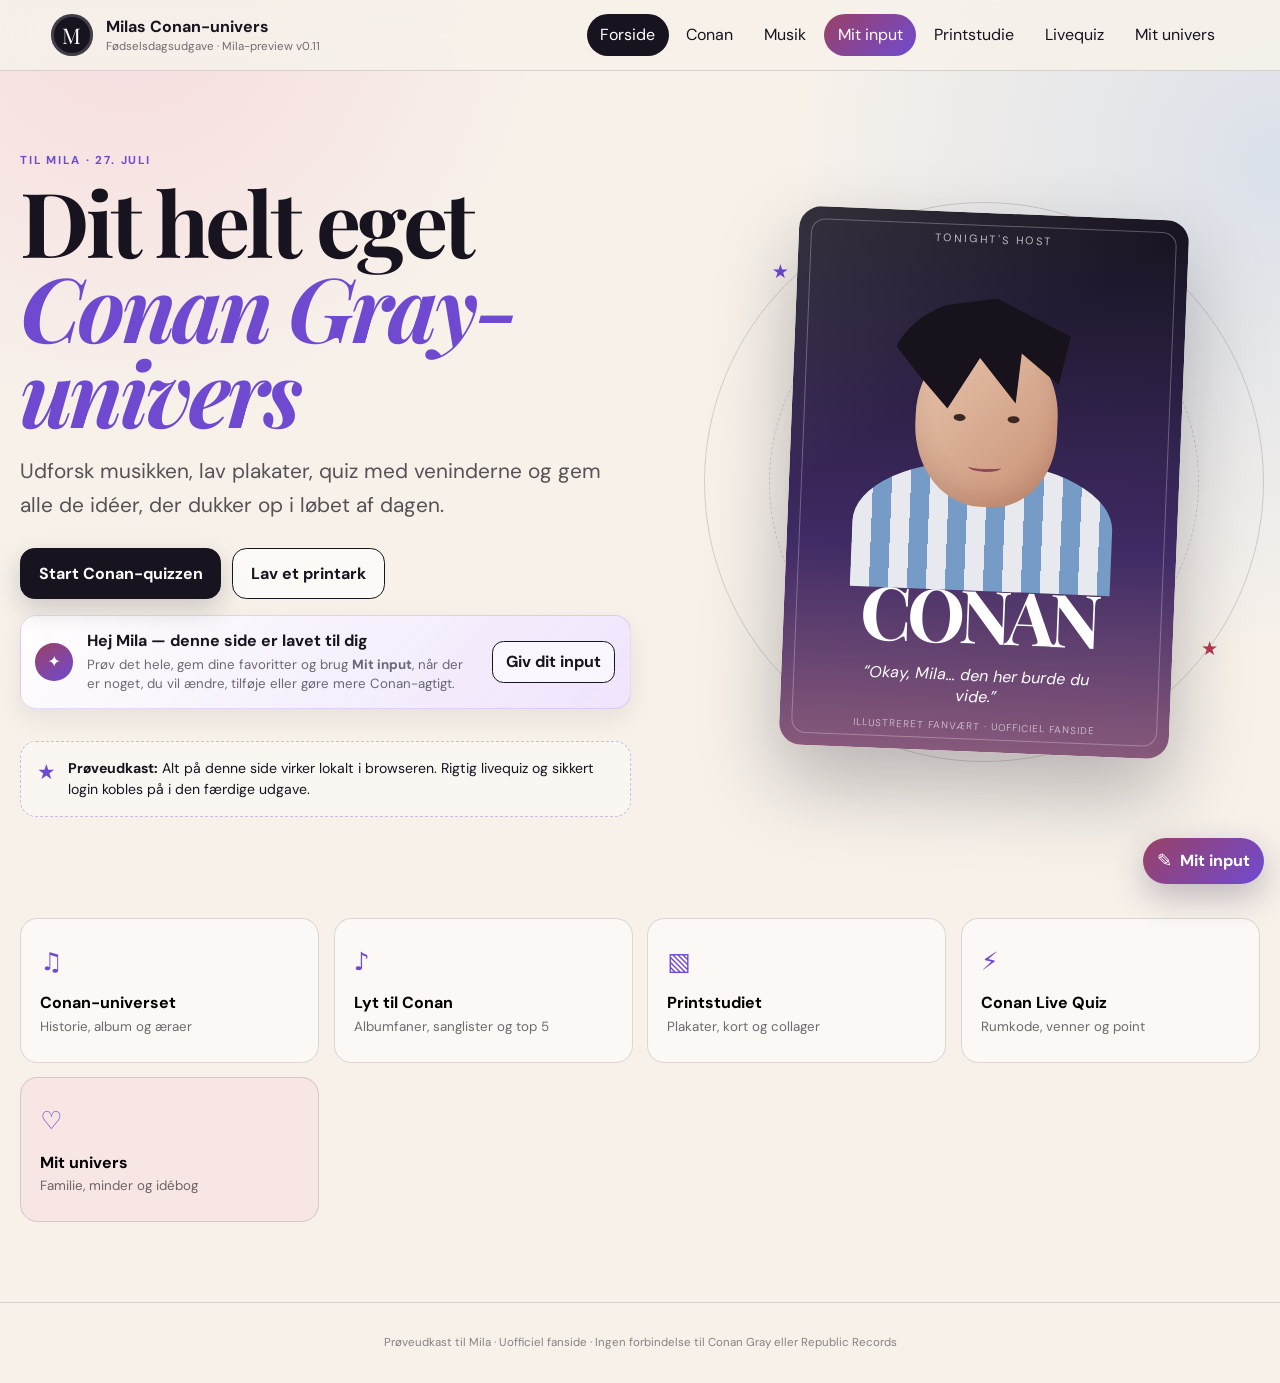
<file: index.html>
<!doctype html>
<html lang="da">
<head>
  <meta charset="utf-8">
  <meta name="viewport" content="width=device-width, initial-scale=1">
  <meta name="theme-color" content="#17131f">
  <title>Milas Conan-univers · Prøveudkast</title>
  <link rel="stylesheet" href="styles.css">
</head>
<body>
  <div id="confetti" aria-hidden="true"></div>

  <header class="site-header">
    <a class="brand" href="#home" data-route="home" aria-label="Gå til forsiden">
      <span class="brand-mark">M</span>
      <span>
        <strong>Milas Conan-univers</strong>
        <small>Fødselsdagsudgave · Mila-preview v0.11</small>
      </span>
    </a>

    <button class="menu-button" id="menuButton" aria-expanded="false" aria-controls="mainNav">☰</button>

    <nav id="mainNav" class="main-nav" aria-label="Hovedmenu">
      <button data-route="home">Forside</button>
      <button data-route="conan">Conan</button>
      <button data-route="music">Musik</button>
      <button class="mila-input-nav" data-route="feedback">Mit input</button>
      <button data-route="print">Printstudie</button>
      <button data-route="quiz">Livequiz</button>
      <button data-route="private">Mit univers</button>
    </nav>
  </header>

  <main>
    <section id="home" class="view active hero-view">
      <div class="hero-copy">
        <span class="eyebrow">Til Mila · 27. juli</span>
        <h1>Dit helt eget<br><span>Conan Gray-univers</span></h1>
        <p class="lead">
          Udforsk musikken, lav plakater, quiz med veninderne og gem alle de idéer,
          der dukker op i løbet af dagen.
        </p>
        <div class="button-row">
          <button class="primary" data-route="quiz">Start Conan-quizzen</button>
          <button class="secondary" data-route="print">Lav et printark</button>
        </div>

        <div class="mila-preview-banner">
          <span class="preview-spark">✦</span>
          <div>
            <strong>Hej Mila — denne side er lavet til dig</strong>
            <p>Prøv det hele, gem dine favoritter og brug <b>Mit input</b>, når der er noget, du vil ændre, tilføje eller gøre mere Conan-agtigt.</p>
          </div>
          <button class="secondary compact" data-route="feedback">Giv dit input</button>
        </div>

        <div class="mini-note">
          <span>★</span>
          <p><strong>Prøveudkast:</strong> Alt på denne side virker lokalt i browseren. Rigtig livequiz og sikkert login kobles på i den færdige udgave.</p>
        </div>
      </div>

      <div class="hero-art" aria-label="Illustreret Conan-inspireret quizvært">
        <div class="orbit orbit-one"></div>
        <div class="orbit orbit-two"></div>
        <div class="host-poster">
          <div class="host-label">TONIGHT'S HOST</div>
          <div class="host-portrait">
            <div class="hair"></div>
            <div class="face">
              <span class="eye left"></span>
              <span class="eye right"></span>
              <span class="mouth"></span>
            </div>
            <div class="shirt"></div>
          </div>
          <h2>CONAN</h2>
          <p>“Okay, Mila… den her burde du vide.”</p>
          <span class="unofficial">Illustreret fanvært · uofficiel fanside</span>
        </div>
      </div>

      <div class="door-grid">
        <button class="door" data-route="conan">
          <span class="door-icon">♫</span>
          <strong>Conan-universet</strong>
          <small>Historie, album og æraer</small>
        </button>
        <button class="door music-door" data-route="music">
          <span class="door-icon">♪</span>
          <strong>Lyt til Conan</strong>
          <small>Albumfaner, sanglister og top 5</small>
        </button>
        <button class="door" data-route="print">
          <span class="door-icon">▧</span>
          <strong>Printstudiet</strong>
          <small>Plakater, kort og collager</small>
        </button>
        <button class="door" data-route="quiz">
          <span class="door-icon">⚡</span>
          <strong>Conan Live Quiz</strong>
          <small>Rumkode, venner og point</small>
        </button>
        <button class="door private-door" data-route="private">
          <span class="door-icon">♡</span>
          <strong>Mit univers</strong>
          <small>Familie, minder og idébog</small>
        </button>
      </div>
    </section>

    <section id="conan" class="view">
      <div class="section-heading">
        <span class="eyebrow">Conan archive</span>
        <h2>Conan Gray — billeder, æraer og favoritter</h2>
        <p>Milas Conan-arkiv samler musik, æraer, fanillustrationer, favoritter og print. Galleriet åbner nu med de bedste billedkilder først, mens hele miniarkivet stadig kan vælges.</p>
      </div>

      <section class="archive-hero">
        <div class="archive-poster">
          <div class="archive-stamp">MILA'S PICK</div>
          <div class="archive-poster-visual archive-hero-visual has-image" id="archiveHeroVisual" role="img" aria-label="AI-genereret fanillustration inspireret af Conan Gray på scenen">
            <span>CONAN<br>GRAY</span>
            <small>AI fan-art archive edition</small>
          </div>
        </div>
        <div class="archive-copy">
          <span class="eyebrow">Velkomstvæg</span>
          <h3>Et sted til billeder, musik og print</h3>
          <p>Før vi kobler alt live sammen med Firebase, gør vi Conan-universet mere “rigtigt”: galleri, æra-farver, favoritter og printvenlige motiver, så siden føles som Milas eget lille fan-arkiv.</p>
          <div class="button-row compact-row">
            <button class="primary" data-route="music">Åbn musiksiden ♪</button>
            <button class="secondary" id="jumpToGallery">Hop til galleriet</button>
          </div>
          <div class="quick-facts">
            <article><span>Startede med</span><strong>YouTube + egne sange</strong></article>
            <article><span>Debutalbum</span><strong>Kid Krow</strong></article>
            <article><span>Stemning</span><strong>Æraer, følelser og stærke visuals</strong></article>
          </div>
        </div>
      </section>

      <section class="era-gallery-wrap">
        <div class="subheading-row">
          <div>
            <span class="eyebrow">Albumæraer</span>
            <h3>Farver, stemninger og signatursange</h3>
          </div>
        </div>
        <div class="era-gallery">
          <article class="era-card sunset-era">
            <span class="era-year">2018</span>
            <h4>Sunset Season</h4>
            <p>Solnedgang, ungdom og starten på det hele.</p>
            <small>Idle Town · Generation Why · Crush Culture</small>
          </article>
          <article class="era-card kid-era">
            <span class="era-year">2020</span>
            <h4>Kid Krow</h4>
            <p>Mørkt gennembrud og følelsen af at være helt inde i sangene.</p>
            <small>Heather · Maniac · The Story</small>
          </article>
          <article class="era-card super-era">
            <span class="era-year">2022</span>
            <h4>Superache</h4>
            <p>Røde roser, sårbarhed og store hjerte-sange.</p>
            <small>Memories · Yours · People Watching</small>
          </article>
          <article class="era-card heaven-era">
            <span class="era-year">2024</span>
            <h4>Found Heaven</h4>
            <p>Retrolys, mere show og en større scenefølelse.</p>
            <small>Alley Rose · Lonely Dancers</small>
          </article>
          <article class="era-card wishbone-era">
            <span class="era-year">2025</span>
            <h4>Wishbone</h4>
            <p>Blå nostalgi og et mere roligt, drømmende udtryk.</p>
            <small>This Song · Vodka Cranberry · Caramel</small>
          </article>
        </div>
      </section>


      <section class="music-library" id="musicAnchor">
        <div class="subheading-row">
          <div>
            <span class="eyebrow">Lyt til Conan</span>
            <h3>Sange fra hver æra</h3>
          </div>
          <a class="official-channel-link"
             href="https://www.youtube.com/channel/UCUKxvWVo8lmRXkbTOkqUhGg"
             target="_blank"
             rel="noopener noreferrer">
            Åbn Conans officielle YouTube-kanal ↗
          </a>
        </div>

        <p class="small-note">
          Sangene åbner i en ny fane på Conans officielle YouTube-kanal eller officielle artistvideoer.
          Selve musikken ligger derfor ikke gemt på Milas hjemmeside.
        </p>

        <div class="music-grid">
          <article class="music-card sunset-music">
            <span class="music-era">Sunset Season</span>
            <h4>Idle Town</h4>
            <p>Den tidlige sang, der blev en vigtig del af begyndelsen.</p>
            <a href="https://www.youtube.com/watch?v=BI5_hpUxDrM"
               target="_blank" rel="noopener noreferrer">Lyt på YouTube ▶</a>
          </article>

          <article class="music-card kid-music">
            <span class="music-era">Kid Krow</span>
            <h4>Heather</h4>
            <p>Et af de mest kendte numre fra debutalbummet.</p>
            <a href="https://www.youtube.com/watch?v=24u3NoPvgMw"
               target="_blank" rel="noopener noreferrer">Lyt på YouTube ▶</a>
          </article>

          <article class="music-card kid-music">
            <span class="music-era">Kid Krow</span>
            <h4>Maniac</h4>
            <p>Mere energi, drama og et stort visuelt musikvideo-univers.</p>
            <a href="https://www.youtube.com/watch?v=-E-_IRJU5w0"
               target="_blank" rel="noopener noreferrer">Lyt på YouTube ▶</a>
          </article>

          <article class="music-card super-music">
            <span class="music-era">Superache</span>
            <h4>Memories</h4>
            <p>En af de store følelsesladede sange fra Superache.</p>
            <a href="https://www.youtube.com/watch?v=2lSyHZLzNYA"
               target="_blank" rel="noopener noreferrer">Lyt på YouTube ▶</a>
          </article>

          <article class="music-card super-music">
            <span class="music-era">Superache</span>
            <h4>Yours</h4>
            <p>En roligere og mere sårbar sang fra samme æra.</p>
            <a href="https://www.youtube.com/watch?v=W5vz8kMxx4A"
               target="_blank" rel="noopener noreferrer">Lyt på YouTube ▶</a>
          </article>

          <article class="music-card heaven-music">
            <span class="music-era">Found Heaven</span>
            <h4>Alley Rose</h4>
            <p>Et dramatisk nummer fra den mere retroprægede periode.</p>
            <a href="https://www.youtube.com/watch?v=M6dsZ_2v40s"
               target="_blank" rel="noopener noreferrer">Lyt på YouTube ▶</a>
          </article>

          <article class="music-card heaven-music">
            <span class="music-era">Found Heaven</span>
            <h4>Never Ending Song</h4>
            <p>Retro-pop, bevægelse og Found Heaven-farver.</p>
            <a href="https://www.youtube.com/watch?v=a0q6JMuLBYQ"
               target="_blank" rel="noopener noreferrer">Lyt på YouTube ▶</a>
          </article>

          <article class="music-card wishbone-music">
            <span class="music-era">Wishbone</span>
            <h4>This Song</h4>
            <p>En central sang fra Wishbone-perioden.</p>
            <a href="https://www.youtube.com/watch?v=qgFNCy6u4UQ"
               target="_blank" rel="noopener noreferrer">Lyt på YouTube ▶</a>
          </article>

          <article class="music-card wishbone-music">
            <span class="music-era">Wishbone</span>
            <h4>Vodka Cranberry</h4>
            <p>Et af de store officielle musikvideonumre fra æraen.</p>
            <a href="https://www.youtube.com/watch?v=Yzbvv8WdP9k"
               target="_blank" rel="noopener noreferrer">Lyt på YouTube ▶</a>
          </article>

          <article class="music-card wishbone-music">
            <span class="music-era">Wishbone</span>
            <h4>Caramel</h4>
            <p>Endnu et officielt Wishbone-musikvideolink.</p>
            <a href="https://www.youtube.com/watch?v=hYZk9Xz25AQ"
               target="_blank" rel="noopener noreferrer">Lyt på YouTube ▶</a>
          </article>
        </div>
      </section>

      <section class="favorites-spotlight">
        <div class="subheading-row">
          <div>
            <span class="eyebrow">Mila’s favourites</span>
            <h3>Tre hurtige favoritpladser</h3>
          </div>
          <p class="small-note">I denne version kan favoritmarkeringer gemmes lokalt i browseren.</p>
        </div>
        <div id="favoritesStrip" class="favorites-strip"></div>
      </section>

      <section class="gallery-archive" id="galleryAnchor">
        <div class="subheading-row">
          <div>
            <span class="eyebrow">Galleri</span>
            <h3>Conan-billedvæg</h3>
          </div>
          <div class="gallery-controls" id="galleryFilters">
            <button class="active" data-gallery-filter="bedste">Bedste kvalitet</button>
            <button data-gallery-filter="alle">Alle</button>
            <button data-gallery-filter="mini">Miniarkiv</button>
            <button data-gallery-filter="Sunset Season">Sunset Season</button>
            <button data-gallery-filter="Kid Krow">Kid Krow</button>
            <button data-gallery-filter="Superache">Superache</button>
            <button data-gallery-filter="Found Heaven">Found Heaven</button>
            <button data-gallery-filter="Wishbone">Wishbone</button>
            <button data-gallery-filter="Live">Live</button>
            <button data-gallery-filter="Candids">Candids</button>
            <button data-gallery-filter="Photoshoots">Photoshoots</button>
            <button data-gallery-filter="favoritter">Favoritter</button>
          </div>
        </div>
        <p class="small-note"><strong>Uofficiel fanside:</strong> Galleriet rummer 65 Conan-inspirerede motiver. Siden viser de skarpeste kilder først; MINI-billederne findes fortsat under Miniarkiv. De er AI-genererede fanillustrationer, ikke ægte fotografier. Klik på et motiv for at åbne det stort, gemme det som favorit eller sende det til printarket.</p>
        <div id="galleryGrid" class="gallery-grid"></div>
        <div class="gallery-load-controls">
          <span id="galleryCount" class="small-note"></span>
          <div class="button-row compact-row">
            <button id="showMoreGallery" class="secondary compact">Vis flere</button>
            <button id="randomGallery" class="primary compact">Overrask mig ✦</button>
          </div>
        </div>
      </section>

      <aside class="source-note">
        <strong>Om billederne</strong>
        <p>Motiverne i denne version er originale AI-genererede fanillustrationer lavet til Milas Conan-univers. De er uofficielle og må ikke præsenteres som autentiske fotografier eller officielt Conan Gray-materiale.</p>
      </aside>
    </section>


    <section id="music" class="view music-view">
      <div class="section-heading">
        <span class="eyebrow">Milas musikbibliotek</span>
        <h2>Lyt til Conan — æra for æra</h2>
        <p>Vælg et album, afspil det på Spotify, åbn sangene på YouTube og gem Milas egne favoritter. Musikken afspilles fra de officielle tjenester og ligger ikke på hjemmesiden.</p>
      </div>

      <section class="music-page-hero">
        <div class="music-page-copy">
          <span class="eyebrow">Nu med seks faner</span>
          <h3>Fra <em>Sunset Season</em> til <em>Wishbone Deluxe</em></h3>
          <p>Hver fane har komplet trackliste, officiel Spotify-afspiller og links til YouTube. Hjerterne gemmes kun i denne browser.</p>
          <div class="music-stat-row">
            <article><strong>6</strong><span>albumfaner</span></article>
            <article><strong>71</strong><span>trackplaceringer</span></article>
            <article><strong>5</strong><span>pladser i Milas top 5</span></article>
          </div>
        </div>
        <div class="music-top-five">
          <span class="eyebrow">Mila’s top 5</span>
          <h3>Favoritsangene</h3>
          <div id="musicFavoritesList"></div>
          <p id="musicFavoriteHint" class="small-note">Tryk på hjertet ved en sang for at gemme den her.</p>
        </div>
      </section>

      <div class="music-album-tabs" id="musicAlbumTabs" role="tablist" aria-label="Vælg Conan-album">
        <button class="music-album-tab active" data-music-album="sunset"><span>2018</span>Sunset Season</button><button class="music-album-tab" data-music-album="kid"><span>2020</span>Kid Krow</button><button class="music-album-tab" data-music-album="superache"><span>2022</span>Superache</button><button class="music-album-tab" data-music-album="heaven"><span>2024</span>Found Heaven</button><button class="music-album-tab" data-music-album="wishbone"><span>2025</span>Wishbone</button><button class="music-album-tab" data-music-album="wishbone-deluxe"><span>2026</span>Wishbone Deluxe</button>
      </div>

      <section id="musicAlbumPanel" class="music-album-panel" aria-live="polite"></section>

      <aside class="source-note">
        <strong>Musikken åbnes hos de officielle tjenester</strong>
        <p>Spotify-afspilleren og knapperne kræver internet. Enkelte fulde afspilninger kan kræve, at Mila er logget ind hos Spotify eller YouTube.</p>
      </aside>
    </section>



    <section id="feedback" class="view feedback-view">
      <div class="section-heading">
        <span class="eyebrow">Mila bestemmer næste version</span>
        <h2>Mit input til siden</h2>
        <p>Her kan du fortælle, hvad du elsker, hvad der mangler, og hvad vi skal ændre. Alt gemmes kun lokalt i denne browser, indtil du vælger at kopiere eller hente det.</p>
      </div>

      <section class="feedback-intro">
        <div>
          <span class="eyebrow">Ingen forkerte svar</span>
          <h3>Det skal føles som <em>dit</em> Conan-univers</h3>
          <p>Du må gerne være helt ærlig. Skriv også de skøre idéer — de er ofte dem, der gør siden særlig.</p>
        </div>
        <div class="feedback-progress">
          <strong id="feedbackAnswered">0</strong>
          <span>områder med input</span>
        </div>
      </section>

      <div class="feedback-grid">
        <article class="feedback-card" data-feedback-area="Forsiden">
          <header><span>01</span><h3>Forsiden</h3></header>
          <p>Føles den som noget, du har lyst til at gå på opdagelse i?</p>
          <div class="emoji-rating" aria-label="Vurder forsiden">
            <button data-rating="1">😕</button><button data-rating="2">🙂</button><button data-rating="3">😍</button>
          </div>
          <textarea placeholder="Hvad skal ændres på forsiden?"></textarea>
        </article>

        <article class="feedback-card" data-feedback-area="Conan og billeder">
          <header><span>02</span><h3>Conan og billeder</h3></header>
          <p>Er der nok billeder, og passer stemningen til Conan?</p>
          <div class="emoji-rating">
            <button data-rating="1">😕</button><button data-rating="2">🙂</button><button data-rating="3">😍</button>
          </div>
          <textarea placeholder="Hvilke billeder eller æraer mangler?"></textarea>
        </article>

        <article class="feedback-card" data-feedback-area="Musikken">
          <header><span>03</span><h3>Musikken</h3></header>
          <p>Er albumfanerne og sangknapperne nemme og sjove at bruge?</p>
          <div class="emoji-rating">
            <button data-rating="1">😕</button><button data-rating="2">🙂</button><button data-rating="3">😍</button>
          </div>
          <textarea placeholder="Hvilke sange, lister eller musikfunktioner vil du have?"></textarea>
        </article>

        <article class="feedback-card" data-feedback-area="Printstudiet">
          <header><span>04</span><h3>Printstudiet</h3></header>
          <p>Hvad vil du gerne kunne lave og printe?</p>
          <div class="emoji-rating">
            <button data-rating="1">😕</button><button data-rating="2">🙂</button><button data-rating="3">😍</button>
          </div>
          <textarea placeholder="Plakater, polaroids, collager, kort eller noget helt andet?"></textarea>
        </article>

        <article class="feedback-card" data-feedback-area="Quizzen">
          <header><span>05</span><h3>Quizzen</h3></header>
          <p>Hvordan skal Conan-quizzen føles, når vennerne spiller med?</p>
          <div class="emoji-rating">
            <button data-rating="1">😕</button><button data-rating="2">🙂</button><button data-rating="3">😍</button>
          </div>
          <textarea placeholder="Flere spørgsmål, musikklip, sværhedsgrader eller andre idéer?"></textarea>
        </article>

        <article class="feedback-card" data-feedback-area="Mit univers">
          <header><span>06</span><h3>Mit univers</h3></header>
          <p>Hvad skal den personlige og private del kunne?</p>
          <div class="emoji-rating">
            <button data-rating="1">😕</button><button data-rating="2">🙂</button><button data-rating="3">😍</button>
          </div>
          <textarea placeholder="Familie, minder, idébog, projekter eller noget nyt?"></textarea>
        </article>
      </div>

      <section class="big-idea-card">
        <span class="eyebrow">Den helt frie idé</span>
        <h3>Hvis siden kunne gøre hvad som helst…</h3>
        <textarea id="milaBigIdea" placeholder="Skriv den idé, du ville blive mest glad for at se på siden — også selv om du ikke ved, om den kan laves."></textarea>
      </section>

      <section class="feedback-actions-panel">
        <div>
          <strong id="feedbackSaveStatus">Dit input gemmes automatisk i denne browser.</strong>
          <p class="small-note">Brug “Hent mit input”, hvis du vil gemme en tekstfil, vi kan arbejde videre fra i aften.</p>
        </div>
        <div class="button-row compact-row">
          <button id="copyMilaFeedback" class="secondary">Kopiér mit input</button>
          <button id="downloadMilaFeedback" class="primary">Hent mit input</button>
          <button id="clearMilaFeedback" class="ghost-button">Nulstil</button>
        </div>
      </section>
    </section>


    <section id="print" class="view">
      <div class="section-heading">
        <span class="eyebrow">Printstudiet</span>
        <h2>Vælg, saml og print</h2>
        <p>Markér motiver, vælg layout og lav et A4-ark. De viste motiver er hjemmelavede pladsholdere til designprøven.</p>
      </div>

      <div class="studio-layout">
        <div>
          <div class="toolbar">
            <label>
              Layout
              <select id="printLayout">
                <option value="one">1 stor plakat</option>
                <option value="two">2 billeder</option>
                <option value="four" selected>4 fotokort</option>
                <option value="polaroid">4 polaroids</option>
              </select>
            </label>
            <button class="secondary compact" id="clearPrint">Ryd valg</button>
          </div>

          <div class="poster-library" id="posterLibrary">
            <button class="poster-card selected" data-poster="Heather nights" data-era="Kid Krow">
              <span class="poster-visual p1"><b>HEATHER</b><i>night edition</i></span>
              <span><strong>Heather nights</strong><small>Kid Krow</small></span>
            </button>
            <button class="poster-card selected" data-poster="Wishbone blue" data-era="Wishbone">
              <span class="poster-visual p2"><b>WISHBONE</b><i>blue memory</i></span>
              <span><strong>Wishbone blue</strong><small>Wishbone</small></span>
            </button>
            <button class="poster-card selected" data-poster="Found Heaven glow" data-era="Found Heaven">
              <span class="poster-visual p3"><b>FOUND<br>HEAVEN</b><i>retro glow</i></span>
              <span><strong>Found Heaven glow</strong><small>Found Heaven</small></span>
            </button>
            <button class="poster-card selected" data-poster="Superache roses" data-era="Superache">
              <span class="poster-visual p4"><b>SUPERACHE</b><i>red roses</i></span>
              <span><strong>Superache roses</strong><small>Superache</small></span>
            </button>
            <button class="poster-card" data-poster="Idle Town sunset" data-era="Sunset Season">
              <span class="poster-visual p5"><b>IDLE TOWN</b><i>summer dusk</i></span>
              <span><strong>Idle Town sunset</strong><small>Sunset Season</small></span>
            </button>
            <button class="poster-card" data-poster="Conan quiz night" data-era="Birthday">
              <span class="poster-visual p6"><b>QUIZ<br>NIGHT</b><i>Mila’s edition</i></span>
              <span><strong>Conan quiz night</strong><small>Fødselsdag</small></span>
            </button>
          </div>
        </div>

        <aside class="print-preview-panel">
          <div class="panel-title">
            <div>
              <small>FORHÅNDSVISNING</small>
              <strong>A4 printark</strong>
            </div>
            <span id="selectedCount">4 valgt</span>
          </div>
          <div id="printSheet" class="print-sheet layout-four" aria-label="Forhåndsvisning af printark"></div>
          <button class="primary full" id="printButton">Print dette ark</button>
          <p class="fine-print">Browserens printvindue åbner. Vælg A4, stående og “baggrundsgrafik”, hvis motiverne skal med.</p>
        </aside>
      </div>
    </section>

    <section id="quiz" class="view">
      <div class="section-heading">
        <span class="eyebrow">Kahoot-lignende prøve</span>
        <h2>Conan Live Quiz</h2>
        <p>Opret et rum, invitér veninderne og lad den illustrerede Conan-vært styre runden.</p>
      </div>

      <div class="quiz-shell">
        <aside class="quiz-host-card">
          <div class="mini-host">
            <div class="mini-hair"></div>
            <div class="mini-face">CG</div>
          </div>
          <span>QUIZVÆRT</span>
          <h3>Conan</h3>
          <blockquote id="hostLine">“Er vi klar, Mila?”</blockquote>
          <small>Fanfigur uden stemmekloning</small>
        </aside>

        <div class="quiz-stage">
          <div id="quizSetup" class="quiz-screen active">
            <span class="stage-tag">OPRET RUM</span>
            <h3>Den store Conan-quiz</h3>
            <p>Rumkoden kan sendes som link. I prøven kan du tilføje dem som demospillere.</p>

            <div class="room-card">
              <span>RUMKODE</span>
              <strong id="roomCode">HEATHER7</strong>
              <button class="icon-button" id="newRoom" title="Lav ny rumkode">↻</button>
            </div>

            <div class="invite-row">
              <button class="secondary" id="copyInvite">Kopiér invitation</button>
              <button class="secondary" id="addDemoPlayer">Tilføj veninde</button>
            </div>

            <div class="lobby">
              <div class="lobby-head">
                <strong>Venteværelse</strong>
                <span id="playerCount">1 spiller</span>
              </div>
              <div id="playerList" class="player-list">
                <span class="player host-player">👑 Mila</span>
              </div>
            </div>

            <a class="primary full live-launch" href="live.html">Åbn den ægte livequiz på flere telefoner</a>
            <button class="secondary full" id="startQuiz">Prøv quiz-flowet på denne enhed</button>
          </div>

          <div id="quizQuestion" class="quiz-screen">
            <div class="question-meta">
              <span id="questionNumber">Spørgsmål 1 / 8</span>
              <span class="timer" id="timer">15</span>
            </div>
            <h3 id="questionText"></h3>
            <div id="answerGrid" class="answer-grid"></div>
          </div>

          <div id="quizResult" class="quiz-screen">
            <span class="stage-tag">FACIT</span>
            <h3 id="resultTitle"></h3>
            <p id="resultExplanation"></p>
            <div class="score-flash" id="scoreFlash"></div>
            <button class="primary" id="nextQuestion">Næste spørgsmål</button>
          </div>

          <div id="quizFinal" class="quiz-screen">
            <span class="stage-tag">SLUTSTILLING</span>
            <h3>Quizzen er slut!</h3>
            <div id="leaderboard" class="leaderboard"></div>
            <button class="primary" id="restartQuiz">Spil igen</button>
          </div>
        </div>
      </div>

      <div class="prototype-warning">
        <strong>Sådan bliver den rigtige udgave:</strong>
        <span>GitHub Pages viser spillet. Firebase synkroniserer samme spørgsmål, tid, svar og point på alle telefoner. Denne prototype simulerer flowet på én enhed.</span>
      </div>
    </section>

    <section id="private" class="view">
      <div id="privateLock" class="lock-screen">
        <div class="lock-card">
          <span class="lock-icon">♡</span>
          <span class="eyebrow">Privat område · demonstration</span>
          <h2>Mit univers</h2>
          <p>Familiebilleder og tanker skal ikke ligge offentligt på GitHub. Her demonstreres login og lokal lagring.</p>
          <label class="pin-label">
            Prøvekode
            <input id="pinInput" type="password" inputmode="numeric" maxlength="4" placeholder="••••">
          </label>
          <button class="primary full" id="unlockButton">Lås op</button>
          <small>Brug <strong>1234</strong> i prøveudkastet. Det er ikke rigtig sikkerhed.</small>
          <p id="pinError" class="error-text"></p>
        </div>
      </div>

      <div id="privateContent" class="private-content hidden">
        <div class="private-header">
          <div>
            <span class="eyebrow">Kun Mila og mor</span>
            <h2>Milas private univers</h2>
          </div>
          <button class="secondary compact" id="lockAgain">Lås igen</button>
        </div>

        <div class="private-tabs" role="tablist">
          <button class="active" data-private-tab="family">Familie og minder</button>
          <button data-private-tab="ideas">Idébog</button>
          <button data-private-tab="projects">Projektbord</button>
        </div>

        <div id="familyTab" class="private-tab active">
          <div class="family-grid">
            <article class="family-card balder"><div class="family-photo">B</div><h3>Balder</h3><p>Minder, billeder og små historier.</p></article>
            <article class="family-card kali"><div class="family-photo">K</div><h3>Kali</h3><p>Favoritøjeblikke og ting, I deler.</p></article>
            <article class="family-card maxi"><div class="family-photo">🐾</div><h3>Maxi</h3><p>Verdens største personlighed på fire ben.</p></article>
            <article class="family-card mila"><div class="family-photo">M</div><h3>Mila</h3><p>Egne billeder, collager og favoritter.</p></article>
            <article class="family-card mor"><div class="family-photo">♡</div><h3>Mor</h3><p>Hilsener, billeder og fælles minder.</p></article>
          </div>

          <div class="upload-demo">
            <div>
              <h3>Prøv et privat billede</h3>
              <p>Vælg et billede fra computeren. I denne prøve vises det kun lokalt i browseren og uploades ikke til nettet.</p>
            </div>
            <label class="upload-button">
              Vælg billede
              <input id="photoUpload" type="file" accept="image/*">
            </label>
            <div id="photoPreview" class="photo-preview empty">
              <span>Dit valgte billede vises her</span>
            </div>
          </div>
        </div>

        <div id="ideasTab" class="private-tab">
          <div class="idea-layout">
            <form id="ideaForm" class="idea-capture">
              <span class="eyebrow">Tankefangeren</span>
              <h3>Hvad fløj lige gennem hovedet?</h3>
              <label>
                Type
                <select id="ideaType">
                  <option value="idé">💡 En idé</option>
                  <option value="spørgsmål">❓ Et spørgsmål</option>
                  <option value="husk">📌 Noget jeg vil huske</option>
                  <option value="tanke">☁️ En tanke</option>
                  <option value="projekt">🛠️ Noget jeg vil lave</option>
                </select>
              </label>
              <label>
                Min tanke
                <textarea id="ideaText" rows="5" placeholder="Skriv den hurtigt. Den behøver ikke være færdig eller pæn…"></textarea>
              </label>
              <label>
                Små mærker, hvis du har lyst
                <input id="ideaTags" type="text" placeholder="fx Conan, tegning, Maxi">
              </label>
              <button class="primary full" type="submit">Fang tanken</button>
              <p class="fine-print">Noterne gemmes kun i denne browsers lokale lager i prøveudkastet.</p>
            </form>

            <div class="conductor-panel">
              <div class="conductor-head">
                <span class="conductor-icon">✦</span>
                <div>
                  <small>DEN LILLE DIRIGENT</small>
                  <strong>Holder trådene — ikke tankerne</strong>
                </div>
              </div>
              <p id="conductorMessage">Skriv en tanke, så hjælper jeg med at finde en god skuffe til den.</p>
              <div class="conductor-actions">
                <button data-idea-prompt="Hvad vil jeg undersøge mere?">Undersøg senere</button>
                <button data-idea-prompt="Hvad er det mindste første skridt?">Første skridt</button>
                <button data-idea-prompt="Hænger det sammen med noget andet?">Find forbindelse</button>
              </div>
            </div>
          </div>

          <div class="notes-heading">
            <div>
              <h3>Mine fangede tanker</h3>
              <p id="noteSummary">Ingen noter endnu.</p>
            </div>
            <select id="noteFilter" aria-label="Filtrér noter">
              <option value="alle">Alle typer</option>
              <option value="idé">Idéer</option>
              <option value="spørgsmål">Spørgsmål</option>
              <option value="husk">Husk</option>
              <option value="tanke">Tanker</option>
              <option value="projekt">Projekter</option>
            </select>
          </div>
          <div id="notesList" class="notes-list"></div>
        </div>

        <div id="projectsTab" class="private-tab">
          <div class="project-intro">
            <span class="eyebrow">Projektbordet</span>
            <h3>Når en tanke begynder at ville noget</h3>
            <p>Noter markeret som projekter eller flyttet hertil vises som små arbejdskort.</p>
          </div>
          <div id="projectBoard" class="project-board"></div>
        </div>
      </div>
    </section>
  </main>

  
  <div id="galleryModal" class="gallery-modal" aria-hidden="true">
    <div class="gallery-modal-card">
      <button id="closeGalleryModal" class="modal-close" aria-label="Luk billede">×</button>
      <div id="modalVisual" class="modal-visual"></div>
      <div class="modal-copy">
        <span id="modalEra" class="eyebrow">—</span>
        <h3 id="modalTitle">—</h3>
        <p id="modalCaption">—</p>
        <div class="button-row compact-row">
          <button id="modalFavorite" class="secondary compact">Gem som favorit</button>
          <button id="modalPrint" class="primary compact">Send til print</button>
        </div>
      </div>
    </div>
  </div>

  
  <button id="floatingMilaInput" class="floating-mila-input" data-route="feedback">
    <span>✎</span>
    <strong>Mit input</strong>
  </button>

  <div id="toast" class="toast" role="status" aria-live="polite"></div>

  <footer>
    <p>Prøveudkast til Mila · Uofficiel fanside · Ingen forbindelse til Conan Gray eller Republic Records</p>
  </footer>

  <script src="app.js"></script>
</body>
</html>
</file>
<file: styles.css>
@import url('https://fonts.googleapis.com/css2?family=DM+Sans:wght@400;500;600;700&family=Playfair+Display:ital,wght@0,700;1,700&display=swap');

:root {
  --ink: #17131f;
  --paper: #f7f1ea;
  --cream: #fffaf3;
  --purple: #6f4ad1;
  --pink: #f3a3bd;
  --blue: #80aee8;
  --yellow: #f3db67;
  --red: #b7384f;
  --green: #7da88a;
  --line: rgba(23, 19, 31, .14);
  --shadow: 0 22px 60px rgba(31, 22, 42, .14);
}

* { box-sizing: border-box; }
html { scroll-behavior: smooth; }
body {
  margin: 0;
  min-height: 100vh;
  color: var(--ink);
  background:
    radial-gradient(circle at 10% 0%, rgba(243,163,189,.28), transparent 26rem),
    radial-gradient(circle at 100% 12%, rgba(128,174,232,.24), transparent 30rem),
    var(--paper);
  font-family: "DM Sans", system-ui, sans-serif;
}
button, input, textarea, select { font: inherit; }
button { cursor: pointer; }
button:focus-visible, input:focus-visible, textarea:focus-visible, select:focus-visible {
  outline: 3px solid rgba(111,74,209,.35);
  outline-offset: 3px;
}
.hidden { display: none !important; }

.site-header {
  position: sticky;
  top: 0;
  z-index: 20;
  display: flex;
  align-items: center;
  justify-content: space-between;
  gap: 1rem;
  padding: .85rem clamp(1rem, 4vw, 4rem);
  background: rgba(247,241,234,.9);
  backdrop-filter: blur(18px);
  border-bottom: 1px solid var(--line);
}
.brand {
  display: flex;
  align-items: center;
  gap: .8rem;
  color: inherit;
  text-decoration: none;
}
.brand-mark {
  display: grid;
  place-items: center;
  width: 2.6rem;
  aspect-ratio: 1;
  border-radius: 50%;
  color: white;
  font-family: "Playfair Display", serif;
  font-size: 1.35rem;
  background: var(--ink);
  box-shadow: inset 0 0 0 3px rgba(255,255,255,.18);
}
.brand strong, .brand small { display: block; }
.brand small { margin-top: .12rem; color: rgba(23,19,31,.6); font-size: .72rem; }
.main-nav { display: flex; gap: .25rem; }
.main-nav button, .private-tabs button {
  border: 0;
  padding: .68rem .85rem;
  border-radius: 999px;
  background: transparent;
  color: inherit;
}
.main-nav button:hover, .main-nav button.active, .private-tabs button.active {
  background: var(--ink);
  color: white;
}
.menu-button {
  display: none;
  border: 0;
  border-radius: .7rem;
  background: var(--ink);
  color: white;
  width: 2.7rem;
  height: 2.7rem;
}

main { width: min(1240px, calc(100% - 2rem)); margin: 0 auto; }
.view { display: none; padding: clamp(2.2rem, 6vw, 5rem) 0 5rem; animation: rise .35s ease; }
.view.active { display: block; }
@keyframes rise { from { opacity: 0; transform: translateY(10px); } }

.hero-view {
  display: none;
  grid-template-columns: 1.05fr .95fr;
  gap: clamp(2rem, 6vw, 6rem);
  align-items: center;
}
.hero-view.active { display: grid; }
.hero-copy h1, .section-heading h2, .lock-card h2, .private-header h2 {
  margin: .55rem 0 1rem;
  font-family: "Playfair Display", serif;
  line-height: .95;
  letter-spacing: -.04em;
}
.hero-copy h1 { font-size: clamp(3.2rem, 7vw, 7.4rem); }
.hero-copy h1 span { color: var(--purple); font-style: italic; }
.eyebrow {
  display: inline-flex;
  align-items: center;
  gap: .4rem;
  text-transform: uppercase;
  letter-spacing: .16em;
  font-weight: 700;
  font-size: .72rem;
  color: var(--purple);
}
.lead { max-width: 42rem; font-size: clamp(1rem, 2vw, 1.3rem); line-height: 1.65; color: rgba(23,19,31,.72); }
.button-row, .invite-row { display: flex; flex-wrap: wrap; gap: .7rem; margin-top: 1.6rem; }
.primary, .secondary, .upload-button {
  border: 1px solid var(--ink);
  border-radius: .9rem;
  padding: .88rem 1.1rem;
  font-weight: 700;
  transition: .2s ease;
}
.primary { background: var(--ink); color: white; box-shadow: 0 10px 26px rgba(23,19,31,.18); }
.primary:hover { transform: translateY(-2px); box-shadow: 0 14px 32px rgba(23,19,31,.24); }
.secondary, .upload-button { background: rgba(255,255,255,.65); color: var(--ink); }
.secondary:hover, .upload-button:hover { background: white; }
.compact { padding: .58rem .82rem; border-radius: .72rem; }
.full { width: 100%; }
.mini-note {
  display: flex;
  gap: .8rem;
  margin-top: 2rem;
  padding: 1rem;
  max-width: 42rem;
  border: 1px dashed rgba(111,74,209,.35);
  border-radius: 1rem;
  background: rgba(255,255,255,.4);
}
.mini-note span { color: var(--purple); font-size: 1.3rem; }
.mini-note p { margin: 0; line-height: 1.5; font-size: .88rem; }

.hero-art {
  position: relative;
  display: grid;
  place-items: center;
  min-height: 620px;
}
.orbit {
  position: absolute;
  border: 1px solid rgba(23,19,31,.16);
  border-radius: 50%;
}
.orbit-one { width: 560px; height: 560px; animation: spin 26s linear infinite; }
.orbit-two { width: 430px; height: 430px; border-style: dashed; animation: spin 18s linear infinite reverse; }
.orbit:before, .orbit:after {
  content: "★";
  position: absolute;
  color: var(--purple);
  font-size: 1.2rem;
}
.orbit:before { top: 10%; left: 12%; }
.orbit:after { right: 8%; bottom: 18%; color: var(--red); }
@keyframes spin { to { transform: rotate(360deg); } }

.host-poster {
  position: relative;
  z-index: 2;
  width: min(390px, 84vw);
  min-height: 535px;
  padding: 1.2rem;
  overflow: hidden;
  text-align: center;
  border-radius: 1.4rem;
  color: white;
  background:
    linear-gradient(145deg, rgba(255,255,255,.12), transparent 35%),
    linear-gradient(180deg, #17131f 0%, #3f2b65 62%, #87597b 100%);
  box-shadow: 0 35px 80px rgba(23,19,31,.28);
  transform: rotate(2.3deg);
}
.host-poster:after {
  content: "";
  position: absolute;
  inset: 12px;
  border: 1px solid rgba(255,255,255,.28);
  border-radius: .9rem;
  pointer-events: none;
}
.host-label { font-size: .68rem; letter-spacing: .22em; opacity: .7; }
.host-portrait { position: relative; height: 300px; margin-top: 1.2rem; }
.face {
  position: absolute;
  z-index: 2;
  left: 50%;
  top: 72px;
  width: 142px;
  height: 170px;
  transform: translateX(-50%);
  border-radius: 47% 46% 44% 48%;
  background: linear-gradient(135deg, #e8c6ae, #c89175);
  box-shadow: inset 0 -12px 20px rgba(105,49,44,.16);
}
.hair {
  position: absolute;
  z-index: 3;
  left: 50%;
  top: 34px;
  width: 190px;
  height: 155px;
  transform: translateX(-52%) rotate(-4deg);
  border-radius: 55% 48% 42% 58%;
  background: #18121c;
  clip-path: polygon(2% 25%, 24% 4%, 58% 0, 96% 26%, 89% 57%, 70% 36%, 66% 68%, 48% 38%, 30% 70%, 15% 47%);
}
.eye { position: absolute; top: 78px; width: 12px; height: 7px; border-radius: 50%; background: #3b2724; }
.eye.left { left: 38px; }
.eye.right { right: 38px; }
.mouth { position: absolute; left: 50%; bottom: 35px; width: 33px; height: 10px; transform: translateX(-50%); border-bottom: 3px solid #8c4b55; border-radius: 50%; }
.shirt {
  position: absolute;
  left: 50%;
  bottom: -26px;
  width: 260px;
  height: 130px;
  transform: translateX(-50%);
  border-radius: 50% 50% 0 0;
  background: repeating-linear-gradient(90deg, #e7e9ef 0 19px, #769bc6 19px 38px);
}
.host-poster h2 {
  margin: -.1rem 0 0;
  font-family: "Playfair Display", serif;
  font-size: 4.6rem;
  letter-spacing: -.07em;
}
.host-poster p { max-width: 260px; margin: .2rem auto .8rem; font-style: italic; }
.unofficial { display: block; font-size: .62rem; letter-spacing: .1em; opacity: .58; text-transform: uppercase; }

.door-grid {
  grid-column: 1 / -1;
  display: grid;
  grid-template-columns: repeat(4, 1fr);
  gap: .9rem;
  margin-top: 1.5rem;
}
.door {
  min-height: 145px;
  padding: 1.2rem;
  text-align: left;
  border: 1px solid var(--line);
  border-radius: 1.1rem;
  background: rgba(255,255,255,.52);
  transition: .2s ease;
}
.door:hover { transform: translateY(-4px); background: white; box-shadow: var(--shadow); }
.door-icon { display: block; margin-bottom: .9rem; font-size: 1.55rem; color: var(--purple); }
.door strong, .door small { display: block; }
.door small { margin-top: .28rem; color: rgba(23,19,31,.62); }
.private-door { background: rgba(243,163,189,.14); }

.section-heading { max-width: 760px; margin-bottom: 2.2rem; }
.section-heading h2, .private-header h2 { font-size: clamp(2.6rem, 5vw, 5rem); }
.section-heading p { font-size: 1.05rem; line-height: 1.65; color: rgba(23,19,31,.68); }

.timeline { display: grid; gap: 1rem; }
.era {
  display: grid;
  grid-template-columns: minmax(210px, .8fr) 2fr;
  min-height: 250px;
  overflow: hidden;
  border: 1px solid var(--line);
  border-radius: 1.2rem;
  background: rgba(255,255,255,.54);
}
.era-art {
  display: flex;
  flex-direction: column;
  justify-content: space-between;
  min-height: 250px;
  padding: 1.4rem;
  color: white;
}
.era-art span { font-size: .74rem; letter-spacing: .18em; }
.era-art strong { font-family: "Playfair Display", serif; font-size: clamp(2.2rem, 4vw, 4rem); line-height: .8; }
.sunset .era-art { background: linear-gradient(150deg, #f1a65e, #795b96 66%, #233253); }
.kidkrow .era-art { background: linear-gradient(145deg, #0d0d11, #44414b); }
.superache .era-art { background: linear-gradient(145deg, #8e1832, #e25366); }
.heaven .era-art { color: var(--ink); background: linear-gradient(145deg, #f4dc58, #f2a03e); }
.wishbone .era-art { color: #173359; background: linear-gradient(145deg, #dcebf7, #6f99cb); }
.era-copy { align-self: center; padding: clamp(1.5rem, 4vw, 3rem); }
.era-copy h3 { margin: 0 0 .6rem; font-family: "Playfair Display", serif; font-size: clamp(1.6rem, 3vw, 2.6rem); }
.era-copy p { max-width: 650px; line-height: 1.65; color: rgba(23,19,31,.68); }
.text-button { border: 0; padding: 0; background: transparent; color: var(--purple); font-weight: 700; }
.source-note, .prototype-warning {
  display: flex;
  gap: 1rem;
  margin-top: 1rem;
  padding: 1rem 1.2rem;
  border-left: 4px solid var(--purple);
  background: rgba(255,255,255,.55);
}
.source-note p { margin: 0; }

.studio-layout {
  display: grid;
  grid-template-columns: 1.4fr .8fr;
  gap: 1.3rem;
  align-items: start;
}
.toolbar {
  display: flex;
  align-items: end;
  justify-content: space-between;
  gap: 1rem;
  margin-bottom: 1rem;
}
.toolbar label, .idea-capture label, .pin-label { display: grid; gap: .4rem; font-size: .8rem; font-weight: 700; }
select, input, textarea {
  width: 100%;
  border: 1px solid var(--line);
  border-radius: .75rem;
  padding: .75rem .82rem;
  color: var(--ink);
  background: rgba(255,255,255,.75);
}
textarea { resize: vertical; }
.poster-library { display: grid; grid-template-columns: repeat(3, 1fr); gap: .8rem; }
.poster-card {
  padding: .6rem;
  text-align: left;
  border: 2px solid transparent;
  border-radius: 1rem;
  background: rgba(255,255,255,.5);
  transition: .18s ease;
}
.poster-card:hover { transform: translateY(-3px); background: white; }
.poster-card.selected { border-color: var(--purple); box-shadow: 0 0 0 3px rgba(111,74,209,.12); }
.poster-card > span:last-child { display: block; padding: .7rem .2rem .3rem; }
.poster-card strong, .poster-card small { display: block; }
.poster-card small { margin-top: .18rem; color: rgba(23,19,31,.58); }
.poster-visual {
  display: flex;
  flex-direction: column;
  justify-content: center;
  aspect-ratio: .72;
  padding: .8rem;
  text-align: center;
  color: white;
  border-radius: .65rem;
  overflow: hidden;
}
.poster-visual b { font-family: "Playfair Display", serif; font-size: clamp(1.2rem, 3vw, 2.3rem); line-height: .9; }
.poster-visual i { margin-top: .45rem; font-size: .72rem; opacity: .72; }
.p1 { background: radial-gradient(circle at 70% 15%, #fff 0 2%, transparent 3%), linear-gradient(155deg, #17131f, #62526d); }
.p2 { color: #173359; background: linear-gradient(155deg, #e3f3ff, #6e9dcc); }
.p3 { color: #211c1d; background: repeating-linear-gradient(135deg, #f1d64e 0 30px, #eb8d3d 30px 60px); }
.p4 { background: radial-gradient(circle at 30% 40%, #f39aab 0 8%, transparent 9%), linear-gradient(145deg, #76162a, #c93a54); }
.p5 { background: linear-gradient(#eea35a 0 42%, #735d91 42% 68%, #273854 68%); }
.p6 { background: radial-gradient(circle at 20% 20%, #f3db67 0 2%, transparent 3%), linear-gradient(140deg, #6f4ad1, #dc7396); }

.print-preview-panel {
  position: sticky;
  top: 6rem;
  padding: 1rem;
  border-radius: 1rem;
  background: rgba(255,255,255,.7);
  box-shadow: var(--shadow);
}
.panel-title { display: flex; justify-content: space-between; align-items: center; margin-bottom: .8rem; }
.panel-title small, .panel-title strong { display: block; }
.panel-title small { letter-spacing: .12em; font-size: .66rem; color: rgba(23,19,31,.55); }
.panel-title span { padding: .4rem .65rem; border-radius: 999px; background: var(--ink); color: white; font-size: .74rem; }
.print-sheet {
  display: grid;
  gap: 8px;
  width: 100%;
  aspect-ratio: 1 / 1.414;
  padding: 12px;
  margin-bottom: .8rem;
  background: white;
  box-shadow: inset 0 0 0 1px var(--line);
}
.print-sheet.layout-one { grid-template-columns: 1fr; }
.print-sheet.layout-two { grid-template-rows: repeat(2, 1fr); }
.print-sheet.layout-four, .print-sheet.layout-polaroid { grid-template-columns: repeat(2, 1fr); grid-template-rows: repeat(2, 1fr); }
.print-item {
  display: flex;
  flex-direction: column;
  justify-content: center;
  min-height: 0;
  padding: .5rem;
  text-align: center;
  overflow: hidden;
}
.print-item b { font-family: "Playfair Display", serif; font-size: clamp(.7rem, 2.5vw, 1.7rem); line-height: .9; }
.print-item small { margin-top: .35rem; font-size: .56rem; opacity: .7; }
.layout-polaroid .print-item { border: 9px solid white; border-bottom-width: 28px; box-shadow: 0 2px 8px rgba(0,0,0,.14); }
.fine-print { font-size: .72rem; line-height: 1.45; color: rgba(23,19,31,.56); }

.quiz-shell { display: grid; grid-template-columns: .55fr 1.45fr; gap: 1rem; }
.quiz-host-card {
  min-height: 580px;
  padding: 1.5rem;
  text-align: center;
  border-radius: 1.2rem;
  color: white;
  background: linear-gradient(160deg, #17131f, #55367b 70%, #a86687);
}
.mini-host { position: relative; display: grid; place-items: center; width: 180px; height: 210px; margin: 1rem auto; }
.mini-face {
  display: grid;
  place-items: center;
  width: 135px; height: 160px;
  border-radius: 48%;
  color: rgba(23,19,31,.35);
  font-family: "Playfair Display", serif;
  font-size: 2rem;
  background: linear-gradient(135deg, #e8c6ae, #c89175);
}
.mini-hair {
  position: absolute;
  z-index: 2;
  top: 5px;
  width: 170px; height: 125px;
  border-radius: 50%;
  background: #151118;
  clip-path: polygon(3% 28%, 28% 0, 70% 5%, 98% 35%, 85% 60%, 65% 35%, 58% 72%, 41% 35%, 24% 70%, 11% 49%);
}
.quiz-host-card > span, .stage-tag { font-size: .68rem; font-weight: 700; letter-spacing: .18em; }
.quiz-host-card h3 { margin: .2rem 0; font-family: "Playfair Display", serif; font-size: 3rem; }
.quiz-host-card blockquote { min-height: 80px; margin: 1.4rem 0; font-size: 1.15rem; line-height: 1.5; font-style: italic; }
.quiz-host-card small { opacity: .55; }
.quiz-stage {
  min-height: 580px;
  padding: clamp(1.2rem, 4vw, 2.5rem);
  border: 1px solid var(--line);
  border-radius: 1.2rem;
  background: rgba(255,255,255,.72);
  box-shadow: var(--shadow);
}
.quiz-screen { display: none; }
.quiz-screen.active { display: block; animation: rise .25s ease; }
.quiz-screen h3 { margin: .6rem 0; font-family: "Playfair Display", serif; font-size: clamp(2rem, 4vw, 3.6rem); }
.room-card {
  position: relative;
  display: grid;
  place-items: center;
  min-height: 150px;
  margin: 1.2rem 0;
  border: 2px dashed rgba(111,74,209,.3);
  border-radius: 1rem;
  background: rgba(111,74,209,.07);
}
.room-card span { font-size: .7rem; letter-spacing: .16em; }
.room-card strong { font-size: clamp(2.6rem, 7vw, 5rem); letter-spacing: .08em; }
.icon-button { position: absolute; top: .7rem; right: .7rem; border: 0; border-radius: 50%; width: 2.2rem; height: 2.2rem; background: white; }
.lobby { margin: 1rem 0; padding: 1rem; border: 1px solid var(--line); border-radius: 1rem; }
.lobby-head { display: flex; justify-content: space-between; margin-bottom: .75rem; }
.player-list { display: flex; flex-wrap: wrap; gap: .5rem; }
.player { padding: .5rem .7rem; border-radius: 999px; background: #ece3ff; font-weight: 600; font-size: .84rem; }
.host-player { background: #f9e8a1; }
.question-meta { display: flex; justify-content: space-between; align-items: center; }
.timer { display: grid; place-items: center; width: 3.4rem; height: 3.4rem; border-radius: 50%; background: var(--ink); color: white; font-size: 1.25rem; font-weight: 800; }
.timer.urgent { background: var(--red); animation: pulse .7s infinite alternate; }
@keyframes pulse { to { transform: scale(1.08); } }
.answer-grid { display: grid; grid-template-columns: repeat(2, 1fr); gap: .75rem; margin-top: 1.5rem; }
.answer {
  min-height: 120px;
  padding: 1rem;
  border: 0;
  border-radius: 1rem;
  color: var(--ink);
  font-size: 1rem;
  font-weight: 800;
  transition: .16s ease;
}
.answer:hover { transform: translateY(-3px); filter: brightness(1.02); }
.answer:nth-child(1) { background: #f6bdc9; }
.answer:nth-child(2) { background: #a9c9ee; }
.answer:nth-child(3) { background: #f4df7c; }
.answer:nth-child(4) { background: #a9cfb5; }
.score-flash { margin: 1.3rem 0; padding: 1rem; border-radius: 1rem; background: rgba(111,74,209,.1); font-size: 1.2rem; font-weight: 800; }
.leaderboard { display: grid; gap: .6rem; margin: 1.3rem 0; }
.rank { display: flex; justify-content: space-between; padding: 1rem; border-radius: .8rem; background: white; box-shadow: 0 8px 20px rgba(23,19,31,.07); }
.prototype-warning { align-items: flex-start; }

.lock-screen { display: grid; place-items: center; min-height: 70vh; }
.lock-card {
  width: min(440px, 100%);
  padding: 2rem;
  text-align: center;
  border: 1px solid var(--line);
  border-radius: 1.3rem;
  background: rgba(255,255,255,.76);
  box-shadow: var(--shadow);
}
.lock-card h2 { font-size: 3.2rem; }
.lock-icon { display: grid; place-items: center; width: 4rem; height: 4rem; margin: 0 auto 1rem; border-radius: 50%; color: white; background: var(--purple); font-size: 1.8rem; }
.pin-label { margin: 1.2rem 0 .7rem; text-align: left; }
.error-text { color: var(--red); min-height: 1.2rem; }
.private-header { display: flex; justify-content: space-between; align-items: center; gap: 1rem; }
.private-tabs { display: flex; flex-wrap: wrap; gap: .3rem; margin: 1.2rem 0 1.5rem; padding: .35rem; border-radius: 999px; background: rgba(255,255,255,.55); width: fit-content; }
.private-tab { display: none; }
.private-tab.active { display: block; animation: rise .25s ease; }
.family-grid { display: grid; grid-template-columns: repeat(5, 1fr); gap: .8rem; }
.family-card {
  min-height: 250px;
  padding: .8rem;
  text-align: center;
  border: 1px solid var(--line);
  border-radius: 1rem;
  background: rgba(255,255,255,.58);
}
.family-photo {
  display: grid;
  place-items: center;
  aspect-ratio: 1;
  border-radius: .75rem;
  font-family: "Playfair Display", serif;
  font-size: 3rem;
  background: #eadff9;
}
.family-card h3 { margin: .8rem 0 .3rem; }
.family-card p { margin: 0; font-size: .82rem; line-height: 1.45; color: rgba(23,19,31,.6); }
.balder .family-photo { background: #dbe9f4; }
.kali .family-photo { background: #f6e0e8; }
.maxi .family-photo { background: #e8d9bd; }
.mila .family-photo { background: #e6ddfa; }
.mor .family-photo { background: #f6dfc9; }
.upload-demo {
  display: grid;
  grid-template-columns: 1fr auto minmax(220px, .7fr);
  gap: 1rem;
  align-items: center;
  margin-top: 1rem;
  padding: 1.2rem;
  border-radius: 1rem;
  background: rgba(255,255,255,.58);
}
.upload-demo h3, .upload-demo p { margin: .2rem 0; }
.upload-demo p { color: rgba(23,19,31,.62); line-height: 1.5; }
.upload-button input { display: none; }
.photo-preview {
  display: grid;
  place-items: center;
  min-height: 180px;
  overflow: hidden;
  border: 1px dashed var(--line);
  border-radius: .8rem;
  background: rgba(255,255,255,.48);
  color: rgba(23,19,31,.45);
  font-size: .82rem;
}
.photo-preview img { width: 100%; height: 100%; max-height: 260px; object-fit: cover; }
.idea-layout { display: grid; grid-template-columns: 1.25fr .75fr; gap: 1rem; align-items: start; }
.idea-capture, .conductor-panel {
  padding: 1.3rem;
  border-radius: 1rem;
  background: rgba(255,255,255,.66);
  box-shadow: 0 12px 30px rgba(23,19,31,.08);
}
.idea-capture { display: grid; gap: .8rem; }
.idea-capture h3 { margin: .2rem 0; font-family: "Playfair Display", serif; font-size: 2rem; }
.conductor-panel { color: white; background: linear-gradient(150deg, #17131f, #4c3568); }
.conductor-head { display: flex; gap: .8rem; align-items: center; }
.conductor-head small, .conductor-head strong { display: block; }
.conductor-head small { opacity: .6; letter-spacing: .12em; }
.conductor-icon { display: grid; place-items: center; width: 3rem; height: 3rem; border-radius: 50%; color: var(--yellow); background: rgba(255,255,255,.1); }
.conductor-panel > p { min-height: 100px; line-height: 1.6; }
.conductor-actions { display: grid; gap: .5rem; }
.conductor-actions button { border: 1px solid rgba(255,255,255,.25); border-radius: .7rem; padding: .7rem; color: white; background: rgba(255,255,255,.08); }
.conductor-actions button:hover { background: rgba(255,255,255,.16); }
.notes-heading { display: flex; justify-content: space-between; align-items: end; gap: 1rem; margin: 2rem 0 1rem; }
.notes-heading h3, .notes-heading p { margin: .15rem 0; }
.notes-heading p { color: rgba(23,19,31,.58); }
.notes-list { display: grid; grid-template-columns: repeat(3, 1fr); gap: .8rem; }
.note-card, .project-card {
  padding: 1rem;
  border: 1px solid var(--line);
  border-radius: 1rem;
  background: rgba(255,255,255,.62);
}
.note-card header { display: flex; justify-content: space-between; gap: .8rem; }
.note-type { font-size: .7rem; font-weight: 800; text-transform: uppercase; letter-spacing: .1em; color: var(--purple); }
.note-date { font-size: .68rem; color: rgba(23,19,31,.48); }
.note-card p { min-height: 55px; line-height: 1.5; white-space: pre-wrap; }
.tag-row { display: flex; flex-wrap: wrap; gap: .3rem; }
.tag { padding: .25rem .45rem; border-radius: 999px; background: rgba(111,74,209,.1); font-size: .66rem; }
.note-actions { display: flex; gap: .4rem; margin-top: .8rem; }
.note-actions button { border: 0; border-radius: .55rem; padding: .5rem .6rem; background: #eee7f7; font-size: .72rem; }
.project-intro { max-width: 650px; }
.project-intro h3 { margin: .4rem 0; font-family: "Playfair Display", serif; font-size: 2.4rem; }
.project-board { display: grid; grid-template-columns: repeat(3, 1fr); gap: .8rem; margin-top: 1rem; }
.project-card h4 { margin: .2rem 0 .8rem; font-size: 1.15rem; }
.project-steps { display: grid; gap: .5rem; }
.project-steps span { padding: .55rem; border-radius: .6rem; background: rgba(111,74,209,.08); font-size: .78rem; }

.toast {
  position: fixed;
  z-index: 50;
  left: 50%;
  bottom: 1.2rem;
  transform: translate(-50%, 120%);
  padding: .8rem 1rem;
  border-radius: 999px;
  color: white;
  background: var(--ink);
  box-shadow: var(--shadow);
  opacity: 0;
  transition: .25s ease;
}
.toast.show { transform: translate(-50%, 0); opacity: 1; }

footer {
  padding: 1.3rem;
  text-align: center;
  border-top: 1px solid var(--line);
  color: rgba(23,19,31,.5);
  font-size: .72rem;
}

#confetti { position: fixed; z-index: 100; pointer-events: none; inset: 0; overflow: hidden; }
.confetti-piece {
  position: absolute;
  top: -20px;
  width: 9px; height: 16px;
  border-radius: 2px;
  animation: fall 2.4s linear forwards;
}
@keyframes fall { to { transform: translateY(110vh) rotate(720deg); opacity: .2; } }

@media (max-width: 980px) {
  .hero-view.active { grid-template-columns: 1fr; }
  .hero-art { min-height: 560px; }
  .door-grid { grid-template-columns: repeat(2, 1fr); }
  .studio-layout, .quiz-shell, .idea-layout { grid-template-columns: 1fr; }
  .print-preview-panel { position: static; }
  .quiz-host-card { min-height: auto; }
  .family-grid { grid-template-columns: repeat(3, 1fr); }
  .upload-demo { grid-template-columns: 1fr 1fr; }
  .photo-preview { grid-column: 1 / -1; }
}

@media (max-width: 720px) {
  main { width: min(100% - 1rem, 1240px); }
  .site-header { padding-inline: .75rem; }
  .menu-button { display: block; }
  .main-nav {
    position: absolute;
    right: .75rem;
    top: calc(100% + .35rem);
    display: none;
    flex-direction: column;
    min-width: 190px;
    padding: .5rem;
    border: 1px solid var(--line);
    border-radius: 1rem;
    background: var(--cream);
    box-shadow: var(--shadow);
  }
  .main-nav.open { display: flex; }
  .main-nav button { text-align: left; }
  .hero-copy h1 { font-size: clamp(3rem, 16vw, 5.4rem); }
  .hero-art { min-height: 490px; }
  .orbit-one { width: 430px; height: 430px; }
  .orbit-two { width: 340px; height: 340px; }
  .host-poster { min-height: 470px; transform: none; }
  .host-portrait { height: 255px; }
  .host-poster h2 { font-size: 3.6rem; }
  .door-grid, .poster-library, .notes-list, .project-board { grid-template-columns: 1fr 1fr; }
  .era { grid-template-columns: 1fr; }
  .era-art { min-height: 210px; }
  .answer-grid { grid-template-columns: 1fr; }
  .answer { min-height: 82px; }
  .family-grid { grid-template-columns: 1fr 1fr; }
  .private-header, .notes-heading { align-items: flex-start; flex-direction: column; }
}

@media (max-width: 470px) {
  .door-grid, .poster-library, .notes-list, .project-board, .family-grid { grid-template-columns: 1fr; }
  .button-row, .invite-row { flex-direction: column; }
  .button-row button, .invite-row button { width: 100%; }
  .private-tabs { width: 100%; border-radius: 1rem; }
  .private-tabs button { flex: 1; }
}

@media print {
  body * { visibility: hidden !important; }
  #printSheet, #printSheet * { visibility: visible !important; }
  #printSheet {
    position: fixed;
    inset: 0;
    width: 210mm;
    height: 297mm;
    aspect-ratio: auto;
    padding: 8mm;
    gap: 4mm;
    box-shadow: none;
  }
  .print-item { break-inside: avoid; }
}

.live-launch {
  display: block;
  margin: .85rem 0 .6rem;
  text-align: center;
  text-decoration: none;
}


/* v0.3 Conan gallery */
.archive-hero {
  display: grid;
  grid-template-columns: .8fr 1.2fr;
  gap: 1rem;
  align-items: stretch;
  margin-bottom: 2rem;
}
.archive-poster, .archive-copy, .favorites-spotlight, .gallery-archive {
  border-radius: 1.2rem;
  background: rgba(255,255,255,.62);
  box-shadow: 0 12px 32px rgba(23,19,31,.08);
}
.archive-poster {
  position: relative;
  padding: 1rem;
  min-height: 440px;
  overflow: hidden;
}
.archive-stamp {
  position: absolute;
  top: 1rem;
  right: 1rem;
  padding: .35rem .55rem;
  border-radius: 999px;
  font-size: .66rem;
  font-weight: 800;
  letter-spacing: .12em;
  color: white;
  background: var(--ink);
}
.archive-poster-visual {
  display: flex;
  flex-direction: column;
  justify-content: end;
  height: 100%;
  min-height: 390px;
  border-radius: 1rem;
  padding: 1.2rem;
  color: white;
}
.archive-poster-visual span {
  font-family: "Playfair Display", serif;
  font-size: clamp(2.2rem, 5vw, 4.2rem);
  line-height: .82;
}
.archive-poster-visual small { letter-spacing: .16em; text-transform: uppercase; opacity: .72; }
.archive-hero-visual {
  background:
    radial-gradient(circle at 18% 16%, rgba(255,255,255,.18) 0 8%, transparent 9%),
    radial-gradient(circle at 86% 22%, rgba(255,255,255,.22) 0 5%, transparent 6%),
    linear-gradient(145deg, #17131f 0%, #483461 45%, #8c5b7a 72%, #d0a3b8 100%);
}
.archive-copy { padding: 1.35rem 1.35rem 1.2rem; }
.archive-copy h3, .subheading-row h3 {
  margin: .35rem 0 .6rem;
  font-family: "Playfair Display", serif;
  font-size: clamp(1.9rem, 4vw, 3rem);
}
.archive-copy p { line-height: 1.6; color: rgba(23,19,31,.68); }
.compact-row { margin-top: 1rem; }
.quick-facts {
  display: grid;
  grid-template-columns: repeat(3, 1fr);
  gap: .75rem;
  margin-top: 1.1rem;
}
.quick-facts article {
  padding: .9rem;
  border-radius: .95rem;
  background: rgba(111,74,209,.08);
}
.quick-facts span, .quick-facts strong { display: block; }
.quick-facts span { font-size: .72rem; color: rgba(23,19,31,.56); text-transform: uppercase; letter-spacing: .08em; }
.quick-facts strong { margin-top: .3rem; line-height: 1.35; }
.subheading-row {
  display: flex;
  justify-content: space-between;
  gap: 1rem;
  align-items: end;
  margin: 0 0 1rem;
}
.small-note { color: rgba(23,19,31,.58); font-size: .84rem; line-height: 1.5; }
.era-gallery {
  display: grid;
  grid-template-columns: repeat(5, 1fr);
  gap: .8rem;
  margin-bottom: 2rem;
}
.era-card {
  min-height: 230px;
  padding: 1rem;
  border-radius: 1rem;
  color: white;
  display: flex;
  flex-direction: column;
  justify-content: end;
  box-shadow: 0 10px 24px rgba(23,19,31,.12);
}
.era-year { font-size: .72rem; letter-spacing: .12em; opacity: .8; }
.era-card h4 { margin: .3rem 0; font-family: "Playfair Display", serif; font-size: 1.8rem; }
.era-card p { margin: 0 0 .6rem; line-height: 1.45; font-size: .88rem; }
.era-card small { opacity: .8; }
.sunset-era { background: linear-gradient(155deg, #f1a65e, #745896 70%, #24334d); }
.kid-era { background: linear-gradient(155deg, #0d0d11, #57505f 80%); }
.super-era { background: linear-gradient(155deg, #7f162e, #d74b66 80%); }
.heaven-era { color: var(--ink); background: linear-gradient(155deg, #f4dc58, #f2a03e 75%); }
.wishbone-era { color: #173359; background: linear-gradient(155deg, #eaf5ff, #7aa5d3 75%); }
.favorites-spotlight, .gallery-archive { padding: 1.1rem; margin-bottom: 1.6rem; }
.favorites-strip {
  display: grid;
  grid-template-columns: repeat(3, 1fr);
  gap: .8rem;
}
.favorite-mini {
  display: grid;
  grid-template-columns: 120px 1fr;
  gap: .8rem;
  min-height: 140px;
  padding: .75rem;
  border: 1px solid var(--line);
  border-radius: 1rem;
  background: white;
}
.favorite-mini-visual {
  border-radius: .8rem;
  min-height: 120px;
}
.favorite-mini h4 { margin: .1rem 0 .25rem; font-size: 1.05rem; }
.favorite-mini p { margin: 0 0 .4rem; font-size: .83rem; color: rgba(23,19,31,.6); }
.favorite-mini button { border: 0; padding: 0; background: transparent; color: var(--purple); font-weight: 700; text-align: left; }
.gallery-controls {
  display: flex;
  flex-wrap: wrap;
  gap: .4rem;
}
.gallery-controls button {
  border: 1px solid var(--line);
  border-radius: 999px;
  padding: .52rem .72rem;
  background: rgba(255,255,255,.74);
}
.gallery-controls button.active {
  color: white;
  background: var(--ink);
}
.gallery-grid {
  display: grid;
  grid-template-columns: repeat(3, 1fr);
  gap: .9rem;
}
.gallery-card {
  overflow: hidden;
  border-radius: 1rem;
  border: 1px solid var(--line);
  background: white;
  box-shadow: 0 8px 24px rgba(23,19,31,.07);
}
.gallery-visual {
  position: relative;
  min-height: 265px;
  padding: .9rem;
  color: white;
  display: flex;
  flex-direction: column;
  justify-content: end;
}
.gallery-visual strong { font-family: "Playfair Display", serif; font-size: 2rem; line-height: .9; }
.gallery-visual small { opacity: .76; letter-spacing: .1em; text-transform: uppercase; }
.gallery-card-copy { padding: .9rem; }
.gallery-card-copy h4 { margin: 0 0 .2rem; font-size: 1.08rem; }
.gallery-card-copy p { min-height: 40px; margin: 0 0 .6rem; color: rgba(23,19,31,.62); font-size: .84rem; line-height: 1.45; }
.gallery-meta { display: flex; justify-content: space-between; align-items: center; margin-bottom: .55rem; font-size: .74rem; color: rgba(23,19,31,.56); }
.gallery-actions { display: grid; grid-template-columns: repeat(3, 1fr); gap: .4rem; }
.gallery-actions button {
  border: 1px solid var(--line);
  border-radius: .65rem;
  padding: .55rem .4rem;
  background: rgba(255,255,255,.8);
  font-size: .75rem;
  font-weight: 700;
}
.gallery-actions button.active-fav { color: white; background: var(--red); border-color: var(--red); }
.gallery-modal {
  position: fixed;
  inset: 0;
  display: none;
  place-items: center;
  background: rgba(17, 12, 24, .68);
  z-index: 70;
  padding: 1rem;
}
.gallery-modal.open { display: grid; }
.gallery-modal-card {
  position: relative;
  display: grid;
  grid-template-columns: 1fr .9fr;
  width: min(940px, 100%);
  border-radius: 1.2rem;
  overflow: hidden;
  background: white;
  box-shadow: 0 28px 90px rgba(0,0,0,.28);
}
.modal-visual { min-height: 480px; }
.modal-copy { padding: 1.2rem; }
.modal-copy h3 { margin: .4rem 0 .6rem; font-family: "Playfair Display", serif; font-size: clamp(2rem, 4vw, 3rem); }
.modal-copy p { line-height: 1.6; color: rgba(23,19,31,.68); }
.modal-close {
  position: absolute; top: .8rem; right: .8rem;
  width: 2.4rem; height: 2.4rem; border-radius: 50%;
  border: 0; background: rgba(255,255,255,.9); font-size: 1.4rem;
}
.g1 { background: linear-gradient(145deg, #f1a65e, #745896 72%, #24334d); }
.g2 { background: linear-gradient(145deg, #0d0d11, #4f4a55 80%); }
.g3 { background: linear-gradient(145deg, #92223e, #db5a72 80%); }
.g4 { color: var(--ink); background: linear-gradient(145deg, #f4dc58, #f2a03e 80%); }
.g5 { color: #173359; background: linear-gradient(145deg, #e9f5ff, #7aa5d3 80%); }
.g6 { background: linear-gradient(145deg, #1b1622, #6a5874 82%); }
.g7 { color: #173359; background: linear-gradient(145deg, #ddecfb, #87acd8 82%); }
.g8 { background: linear-gradient(145deg, #82213a, #f09aa9 82%); }
.g9 { background: linear-gradient(145deg, #f5b46b, #70568f 80%); }
.g10 { color: var(--ink); background: linear-gradient(145deg, #ffef9c, #f2ab46 78%); }
.g11 { background: linear-gradient(145deg, #111318, #403a49 82%); }
.g12 { color: #173359; background: linear-gradient(145deg, #ffffff, #9fc1e7 78%); }
@media (max-width: 980px) {
  .archive-hero { grid-template-columns: 1fr; }
  .quick-facts, .era-gallery, .favorites-strip, .gallery-grid { grid-template-columns: 1fr 1fr; }
  .gallery-modal-card { grid-template-columns: 1fr; }
  .modal-visual { min-height: 320px; }
}
@media (max-width: 720px) {
  .quick-facts, .era-gallery, .favorites-strip, .gallery-grid { grid-template-columns: 1fr; }
  .favorite-mini { grid-template-columns: 1fr; }
  .gallery-actions { grid-template-columns: 1fr; }
}


/* v0.5 – AI fan-art image integration */
.archive-poster-visual.has-image,
.gallery-visual.has-image,
.favorite-mini-visual.has-image,
.modal-visual.has-image,
.print-item.has-print-image {
  background-size: cover;
  background-position: center;
  background-repeat: no-repeat;
  position: relative;
  overflow: hidden;
}

.archive-poster-visual.has-image::before,
.gallery-visual.has-image::before,
.favorite-mini-visual.has-image::before,
.modal-visual.has-image::before,
.print-item.has-print-image::before {
  content: "";
  position: absolute;
  inset: 0;
  background: linear-gradient(180deg, rgba(10, 8, 14, .04) 25%, rgba(10, 8, 14, .72) 100%);
  border-radius: inherit;
  pointer-events: none;
}

.archive-poster-visual.has-image > *,
.gallery-visual.has-image > *,
.favorite-mini-visual.has-image > *,
.modal-visual.has-image > *,
.print-item.has-print-image > * {
  position: relative;
  z-index: 1;
}

.archive-poster-visual.has-image {
  background-position: center 18%;
}

.gallery-visual.has-image,
.favorite-mini-visual.has-image {
  background-position: center 20%;
}

.modal-visual.has-image {
  background-position: center 18%;
}

.print-item.has-print-image {
  color: white;
  min-height: 100%;
  justify-content: end;
  background-position: center 18%;
}

.print-item.has-print-image b,
.print-item.has-print-image small {
  text-shadow: 0 2px 12px rgba(0,0,0,.75);
}

/* v0.7 – large gallery controls */
.gallery-load-controls {
  display: flex;
  justify-content: space-between;
  align-items: center;
  gap: 1rem;
  margin-top: 1.1rem;
  padding-top: 1rem;
  border-top: 1px solid var(--line);
}
.gallery-load-controls .button-row { margin: 0; }
.gallery-load-controls [hidden] { display: none !important; }
@media (max-width: 720px) {
  .gallery-load-controls { align-items: stretch; flex-direction: column; }
  .gallery-load-controls .button-row { display: grid; grid-template-columns: 1fr 1fr; }
}


/* v0.8 – source-aware sharpness */
.gallery-meta {
  gap: .45rem;
  flex-wrap: wrap;
}
.quality-badge {
  display: inline-flex;
  align-items: center;
  justify-content: center;
  min-width: 2.65rem;
  padding: .16rem .4rem;
  border-radius: 999px;
  font-size: .64rem;
  font-weight: 900;
  letter-spacing: .08em;
}
.quality-badge.hd {
  color: #173359;
  background: #dceeff;
  border: 1px solid #9fc9ef;
}
.quality-badge.mini {
  color: #6b4911;
  background: #fff0bf;
  border: 1px solid #e4c86c;
}
.quality-badge.graphic {
  color: #5b326e;
  background: #f0dfff;
  border: 1px solid #caa7de;
}

/* Mini archive images originate from small composite tiles.
   Keep them visually crisp by not stretching them to the full HD modal size. */
.gallery-modal-card.mini-source {
  width: min(700px, 100%);
  grid-template-columns: minmax(280px, .85fr) 1fr;
}
.gallery-modal-card.mini-source .modal-visual {
  min-height: 360px;
  max-height: 520px;
  background-size: contain;
  background-position: center;
  background-color: #17131f;
}
.gallery-modal-card.hd-source {
  width: min(980px, 100%);
}
.gallery-modal-card.hd-source .modal-visual {
  min-height: 560px;
}
.gallery-card.quality-mini .gallery-visual {
  min-height: 230px;
}
.gallery-card.quality-hd .gallery-visual {
  min-height: 285px;
}
@media (max-width: 980px) {
  .gallery-modal-card.mini-source {
    grid-template-columns: 1fr;
    width: min(600px, 100%);
  }
  .gallery-modal-card.hd-source .modal-visual {
    min-height: 390px;
  }
}


/* v0.9 – music library */
.music-library {
  margin: 0 0 1.7rem;
  padding: 1.1rem;
  border-radius: 1.2rem;
  background: rgba(255,255,255,.64);
  box-shadow: 0 12px 32px rgba(23,19,31,.08);
}
.official-channel-link {
  display: inline-flex;
  align-items: center;
  min-height: 2.6rem;
  padding: .65rem .9rem;
  border: 1px solid var(--line);
  border-radius: 999px;
  color: var(--ink);
  background: rgba(255,255,255,.86);
  font-size: .82rem;
  font-weight: 800;
  text-decoration: none;
}
.official-channel-link:hover,
.music-card a:hover {
  transform: translateY(-1px);
}
.music-grid {
  display: grid;
  grid-template-columns: repeat(5, 1fr);
  gap: .8rem;
  margin-top: 1rem;
}
.music-card {
  display: flex;
  flex-direction: column;
  min-height: 225px;
  padding: 1rem;
  border-radius: 1rem;
  color: white;
  box-shadow: 0 9px 22px rgba(23,19,31,.11);
}
.music-card h4 {
  margin: .38rem 0 .4rem;
  font-family: "Playfair Display", serif;
  font-size: 1.55rem;
}
.music-card p {
  flex: 1;
  margin: 0 0 .8rem;
  font-size: .84rem;
  line-height: 1.48;
  opacity: .86;
}
.music-era {
  font-size: .68rem;
  font-weight: 900;
  letter-spacing: .11em;
  text-transform: uppercase;
  opacity: .78;
}
.music-card a {
  display: inline-flex;
  justify-content: center;
  align-items: center;
  min-height: 2.55rem;
  padding: .55rem .7rem;
  border: 1px solid rgba(255,255,255,.42);
  border-radius: .75rem;
  color: white;
  background: rgba(0,0,0,.22);
  font-size: .78rem;
  font-weight: 900;
  text-decoration: none;
  transition: transform .18s ease;
}
.sunset-music { background: linear-gradient(150deg, #b34e35, #59385f 80%); }
.kid-music { background: linear-gradient(150deg, #111217, #55505b 82%); }
.super-music { background: linear-gradient(150deg, #7d1830, #ca4f67 82%); }
.heaven-music { color: #211b12; background: linear-gradient(150deg, #f4d956, #da8c31 82%); }
.heaven-music a {
  color: #211b12;
  border-color: rgba(33,27,18,.32);
  background: rgba(255,255,255,.35);
}
.wishbone-music { background: linear-gradient(150deg, #234a78, #6d99c8 82%); }

@media (max-width: 1100px) {
  .music-grid { grid-template-columns: repeat(3, 1fr); }
}
@media (max-width: 720px) {
  .music-grid { grid-template-columns: 1fr; }
  .music-card { min-height: 190px; }
  .music-library .subheading-row { align-items: stretch; flex-direction: column; }
}


/* v0.10 — dedicated music page */
.music-view {
  padding-bottom: 2rem;
}
.music-page-hero {
  display: grid;
  grid-template-columns: 1.25fr .75fr;
  gap: 1rem;
  margin-bottom: 1rem;
}
.music-page-copy,
.music-top-five {
  padding: 1.25rem;
  border-radius: 1.2rem;
  background: rgba(255,255,255,.66);
  box-shadow: 0 12px 32px rgba(23,19,31,.08);
}
.music-page-copy {
  color: white;
  background:
    radial-gradient(circle at 88% 12%, rgba(255,255,255,.18), transparent 28%),
    linear-gradient(145deg, #15111d, #3d2857 56%, #6f4ad1);
}
.music-page-copy .eyebrow {
  color: rgba(255,255,255,.66);
}
.music-page-copy h3,
.music-top-five h3 {
  margin: .4rem 0 .65rem;
  font-family: "Playfair Display", serif;
  font-size: clamp(2rem, 4.5vw, 3.6rem);
  line-height: 1;
}
.music-page-copy p {
  max-width: 720px;
  line-height: 1.6;
  color: rgba(255,255,255,.76);
}
.music-stat-row {
  display: grid;
  grid-template-columns: repeat(3, 1fr);
  gap: .65rem;
  margin-top: 1.1rem;
}
.music-stat-row article {
  padding: .8rem;
  border: 1px solid rgba(255,255,255,.16);
  border-radius: .9rem;
  background: rgba(255,255,255,.08);
}
.music-stat-row strong,
.music-stat-row span {
  display: block;
}
.music-stat-row strong {
  font-size: 1.5rem;
}
.music-stat-row span {
  margin-top: .15rem;
  font-size: .72rem;
  color: rgba(255,255,255,.65);
  text-transform: uppercase;
  letter-spacing: .08em;
}
.music-top-five h3 {
  font-size: 2rem;
}
.music-favorite-row {
  display: grid;
  grid-template-columns: 1.8rem 1fr 2rem;
  gap: .55rem;
  align-items: center;
  padding: .62rem 0;
  border-bottom: 1px solid var(--line);
}
.music-favorite-row > span {
  display: grid;
  place-items: center;
  width: 1.65rem;
  height: 1.65rem;
  border-radius: 50%;
  color: white;
  background: var(--ink);
  font-size: .72rem;
  font-weight: 900;
}
.music-favorite-row strong,
.music-favorite-row small {
  display: block;
}
.music-favorite-row small {
  margin-top: .1rem;
  color: rgba(23,19,31,.55);
  font-size: .73rem;
}
.music-favorite-row button {
  border: 0;
  background: transparent;
  font-size: 1.3rem;
}
.empty-music-favorites {
  padding: 1rem;
  border-radius: .9rem;
  color: rgba(23,19,31,.56);
  background: rgba(111,74,209,.07);
}

.music-album-tabs {
  display: flex;
  gap: .45rem;
  overflow-x: auto;
  padding: .75rem;
  margin-bottom: 1rem;
  border-radius: 1rem;
  background: rgba(23,19,31,.94);
  scrollbar-width: thin;
}
.music-album-tab {
  flex: 0 0 auto;
  min-width: 145px;
  padding: .72rem .85rem;
  border: 1px solid rgba(255,255,255,.12);
  border-radius: .8rem;
  color: rgba(255,255,255,.72);
  background: rgba(255,255,255,.05);
  text-align: left;
  font-weight: 800;
}
.music-album-tab span {
  display: block;
  margin-bottom: .18rem;
  font-size: .65rem;
  letter-spacing: .12em;
  opacity: .58;
}
.music-album-tab.active {
  color: var(--ink);
  background: white;
  transform: translateY(-1px);
}

.music-album-panel {
  overflow: hidden;
  margin-bottom: 1.3rem;
  border-radius: 1.25rem;
  color: white;
  box-shadow: 0 18px 48px rgba(23,19,31,.14);
}
.music-album-header {
  display: flex;
  justify-content: space-between;
  gap: 1rem;
  align-items: start;
  padding: 1.3rem;
}
.music-album-header .eyebrow {
  color: rgba(255,255,255,.65);
}
.music-album-header h3 {
  margin: .35rem 0 .55rem;
  font-family: "Playfair Display", serif;
  font-size: clamp(2.4rem, 6vw, 4.6rem);
  line-height: .95;
}
.music-album-header p {
  max-width: 720px;
  margin: 0;
  color: rgba(255,255,255,.75);
  line-height: 1.55;
}
.album-number {
  font-family: "Playfair Display", serif;
  font-size: clamp(4rem, 10vw, 8rem);
  line-height: .75;
  opacity: .11;
}
.link-button {
  display: inline-flex;
  align-items: center;
  justify-content: center;
  text-decoration: none;
}
.music-album-panel .secondary.link-button {
  color: white;
  border-color: rgba(255,255,255,.3);
}
.music-album-panel .primary.link-button {
  color: var(--ink);
  background: white;
}
.music-album-layout {
  display: grid;
  grid-template-columns: minmax(300px, .82fr) 1.18fr;
  gap: 1rem;
  padding: 0 1rem 1rem;
}
.spotify-embed-wrap {
  overflow: hidden;
  min-height: 420px;
  border-radius: 1rem;
  background: rgba(0,0,0,.24);
}
.spotify-embed-wrap iframe {
  display: block;
}
.track-list-wrap {
  overflow: hidden;
  border-radius: 1rem;
  color: var(--ink);
  background: rgba(255,255,255,.94);
}
.track-list-heading {
  display: flex;
  justify-content: space-between;
  padding: .9rem 1rem;
  border-bottom: 1px solid var(--line);
}
.track-list-heading span {
  color: rgba(23,19,31,.5);
  font-size: .8rem;
}
.music-track-list {
  max-height: 500px;
  overflow-y: auto;
  margin: 0;
  padding: 0;
  list-style: none;
}
.music-track-list li {
  display: grid;
  grid-template-columns: 2.2rem minmax(130px, 1fr) auto;
  gap: .65rem;
  align-items: center;
  padding: .62rem .8rem;
  border-bottom: 1px solid rgba(23,19,31,.07);
}
.track-number {
  color: rgba(23,19,31,.35);
  font-size: .72rem;
  font-weight: 900;
}
.track-name strong,
.track-name small {
  display: block;
}
.track-name strong {
  font-size: .87rem;
}
.track-name small {
  margin-top: .12rem;
  color: rgba(23,19,31,.48);
  font-size: .7rem;
}
.track-actions {
  display: flex;
  gap: .3rem;
  align-items: center;
}
.track-actions a,
.track-actions button {
  display: inline-flex;
  align-items: center;
  justify-content: center;
  min-height: 2rem;
  padding: .35rem .48rem;
  border: 1px solid var(--line);
  border-radius: .55rem;
  color: var(--ink);
  background: white;
  font-size: .68rem;
  font-weight: 800;
  text-decoration: none;
}
.track-actions .track-heart {
  width: 2rem;
  padding: 0;
  color: var(--red);
  font-size: 1rem;
}
.track-actions .track-heart.active {
  color: white;
  border-color: var(--red);
  background: var(--red);
}

.theme-sunset { background: linear-gradient(145deg, #b95d3f, #6a426d 64%, #29354c); }
.theme-kid { background: linear-gradient(145deg, #0d0e12, #46414b 72%); }
.theme-super { background: linear-gradient(145deg, #76162c, #c3425d 72%); }
.theme-heaven { background: linear-gradient(145deg, #b1791d, #e0b833 68%, #624519); }
.theme-wishbone { background: linear-gradient(145deg, #1e426e, #719dcc 72%); }
.theme-deluxe { background: linear-gradient(145deg, #17131f, #37456f 50%, #aa6b8c); }

@media (max-width: 980px) {
  .music-page-hero,
  .music-album-layout {
    grid-template-columns: 1fr;
  }
  .spotify-embed-wrap {
    min-height: 352px;
  }
}
@media (max-width: 720px) {
  .music-page-hero {
    grid-template-columns: 1fr;
  }
  .music-stat-row {
    grid-template-columns: 1fr;
  }
  .music-album-header {
    align-items: stretch;
    flex-direction: column;
  }
  .album-number {
    display: none;
  }
  .music-track-list li {
    grid-template-columns: 1.8rem 1fr;
  }
  .track-actions {
    grid-column: 2;
    flex-wrap: wrap;
  }
}


/* v0.11 — Mila preview and feedback */
.mila-input-nav {
  color: white !important;
  background: linear-gradient(135deg, #9a4165, #6f4ad1) !important;
}
.mila-preview-banner {
  display: grid;
  grid-template-columns: 2.4rem 1fr auto;
  gap: .8rem;
  align-items: center;
  margin: 1rem 0;
  padding: .9rem;
  border: 1px solid rgba(111,74,209,.18);
  border-radius: 1rem;
  background: linear-gradient(135deg, rgba(255,255,255,.9), rgba(237,225,255,.82));
  box-shadow: 0 10px 26px rgba(23,19,31,.07);
}
.mila-preview-banner strong,
.mila-preview-banner p {
  display: block;
  margin: 0;
}
.mila-preview-banner p {
  margin-top: .2rem;
  color: rgba(23,19,31,.62);
  font-size: .83rem;
  line-height: 1.45;
}
.preview-spark {
  display: grid;
  place-items: center;
  width: 2.35rem;
  height: 2.35rem;
  border-radius: 50%;
  color: white;
  background: linear-gradient(145deg, #9a4165, #6f4ad1);
}

.feedback-intro {
  display: grid;
  grid-template-columns: 1fr auto;
  gap: 1rem;
  align-items: center;
  margin-bottom: 1rem;
  padding: 1.2rem;
  border-radius: 1.2rem;
  color: white;
  background:
    radial-gradient(circle at 90% 20%, rgba(255,255,255,.18), transparent 30%),
    linear-gradient(145deg, #17131f, #6f4ad1 68%, #9a4165);
}
.feedback-intro h3,
.big-idea-card h3 {
  margin: .35rem 0 .5rem;
  font-family: "Playfair Display", serif;
  font-size: clamp(2rem, 4.5vw, 3.3rem);
  line-height: 1;
}
.feedback-intro p {
  max-width: 760px;
  color: rgba(255,255,255,.72);
}
.feedback-progress {
  display: grid;
  place-items: center;
  min-width: 130px;
  min-height: 130px;
  border: 1px solid rgba(255,255,255,.18);
  border-radius: 50%;
  background: rgba(255,255,255,.08);
  text-align: center;
}
.feedback-progress strong {
  font-size: 2.6rem;
  line-height: 1;
}
.feedback-progress span {
  max-width: 80px;
  font-size: .67rem;
  text-transform: uppercase;
  letter-spacing: .09em;
  opacity: .7;
}

.feedback-grid {
  display: grid;
  grid-template-columns: repeat(2, 1fr);
  gap: .9rem;
}
.feedback-card {
  padding: 1rem;
  border: 1px solid var(--line);
  border-radius: 1.1rem;
  background: rgba(255,255,255,.78);
  box-shadow: 0 8px 24px rgba(23,19,31,.06);
}
.feedback-card header {
  display: flex;
  gap: .65rem;
  align-items: center;
}
.feedback-card header > span {
  display: grid;
  place-items: center;
  width: 2rem;
  height: 2rem;
  border-radius: 50%;
  color: white;
  background: var(--ink);
  font-size: .7rem;
  font-weight: 900;
}
.feedback-card h3 {
  margin: 0;
  font-family: "Playfair Display", serif;
  font-size: 1.5rem;
}
.feedback-card > p {
  min-height: 40px;
  margin: .7rem 0;
  color: rgba(23,19,31,.6);
  font-size: .85rem;
  line-height: 1.45;
}
.emoji-rating {
  display: flex;
  gap: .45rem;
  margin-bottom: .65rem;
}
.emoji-rating button {
  width: 2.8rem;
  height: 2.8rem;
  border: 1px solid var(--line);
  border-radius: .8rem;
  background: white;
  font-size: 1.25rem;
  transition: transform .16s ease, background .16s ease;
}
.emoji-rating button:hover {
  transform: translateY(-2px);
}
.emoji-rating button.active {
  border-color: #6f4ad1;
  background: #eadfff;
  transform: scale(1.06);
}
.feedback-card textarea,
.big-idea-card textarea {
  width: 100%;
  min-height: 105px;
  resize: vertical;
  padding: .8rem;
  border: 1px solid var(--line);
  border-radius: .85rem;
  color: var(--ink);
  background: rgba(255,255,255,.9);
  font: inherit;
  line-height: 1.5;
}
.big-idea-card {
  margin-top: 1rem;
  padding: 1.2rem;
  border-radius: 1.2rem;
  background: linear-gradient(135deg, #fff4dd, #f7e4f3);
}
.big-idea-card h3 {
  font-size: 2.15rem;
}
.big-idea-card textarea {
  min-height: 145px;
}
.feedback-actions-panel {
  display: flex;
  justify-content: space-between;
  gap: 1rem;
  align-items: center;
  margin-top: 1rem;
  padding: 1rem;
  border-radius: 1rem;
  background: rgba(255,255,255,.75);
}
.feedback-actions-panel p {
  margin: .25rem 0 0;
}
.ghost-button {
  border: 0;
  padding: .65rem;
  color: rgba(23,19,31,.56);
  background: transparent;
  text-decoration: underline;
}

.floating-mila-input {
  position: fixed;
  right: 1rem;
  bottom: 1rem;
  z-index: 45;
  display: flex;
  gap: .45rem;
  align-items: center;
  padding: .7rem .9rem;
  border: 0;
  border-radius: 999px;
  color: white;
  background: linear-gradient(135deg, #9a4165, #6f4ad1);
  box-shadow: 0 12px 34px rgba(44,30,64,.28);
}
.floating-mila-input span {
  font-size: 1.15rem;
}

@media (max-width: 800px) {
  .feedback-grid {
    grid-template-columns: 1fr;
  }
  .feedback-actions-panel,
  .mila-preview-banner {
    align-items: stretch;
    grid-template-columns: 1fr;
    flex-direction: column;
  }
  .preview-spark {
    display: none;
  }
  .feedback-intro {
    grid-template-columns: 1fr;
  }
  .feedback-progress {
    min-width: 0;
    min-height: 90px;
    border-radius: 1rem;
  }
  .floating-mila-input strong {
    display: none;
  }
  .floating-mila-input {
    width: 3.1rem;
    height: 3.1rem;
    justify-content: center;
    padding: 0;
  }
}
</file>
